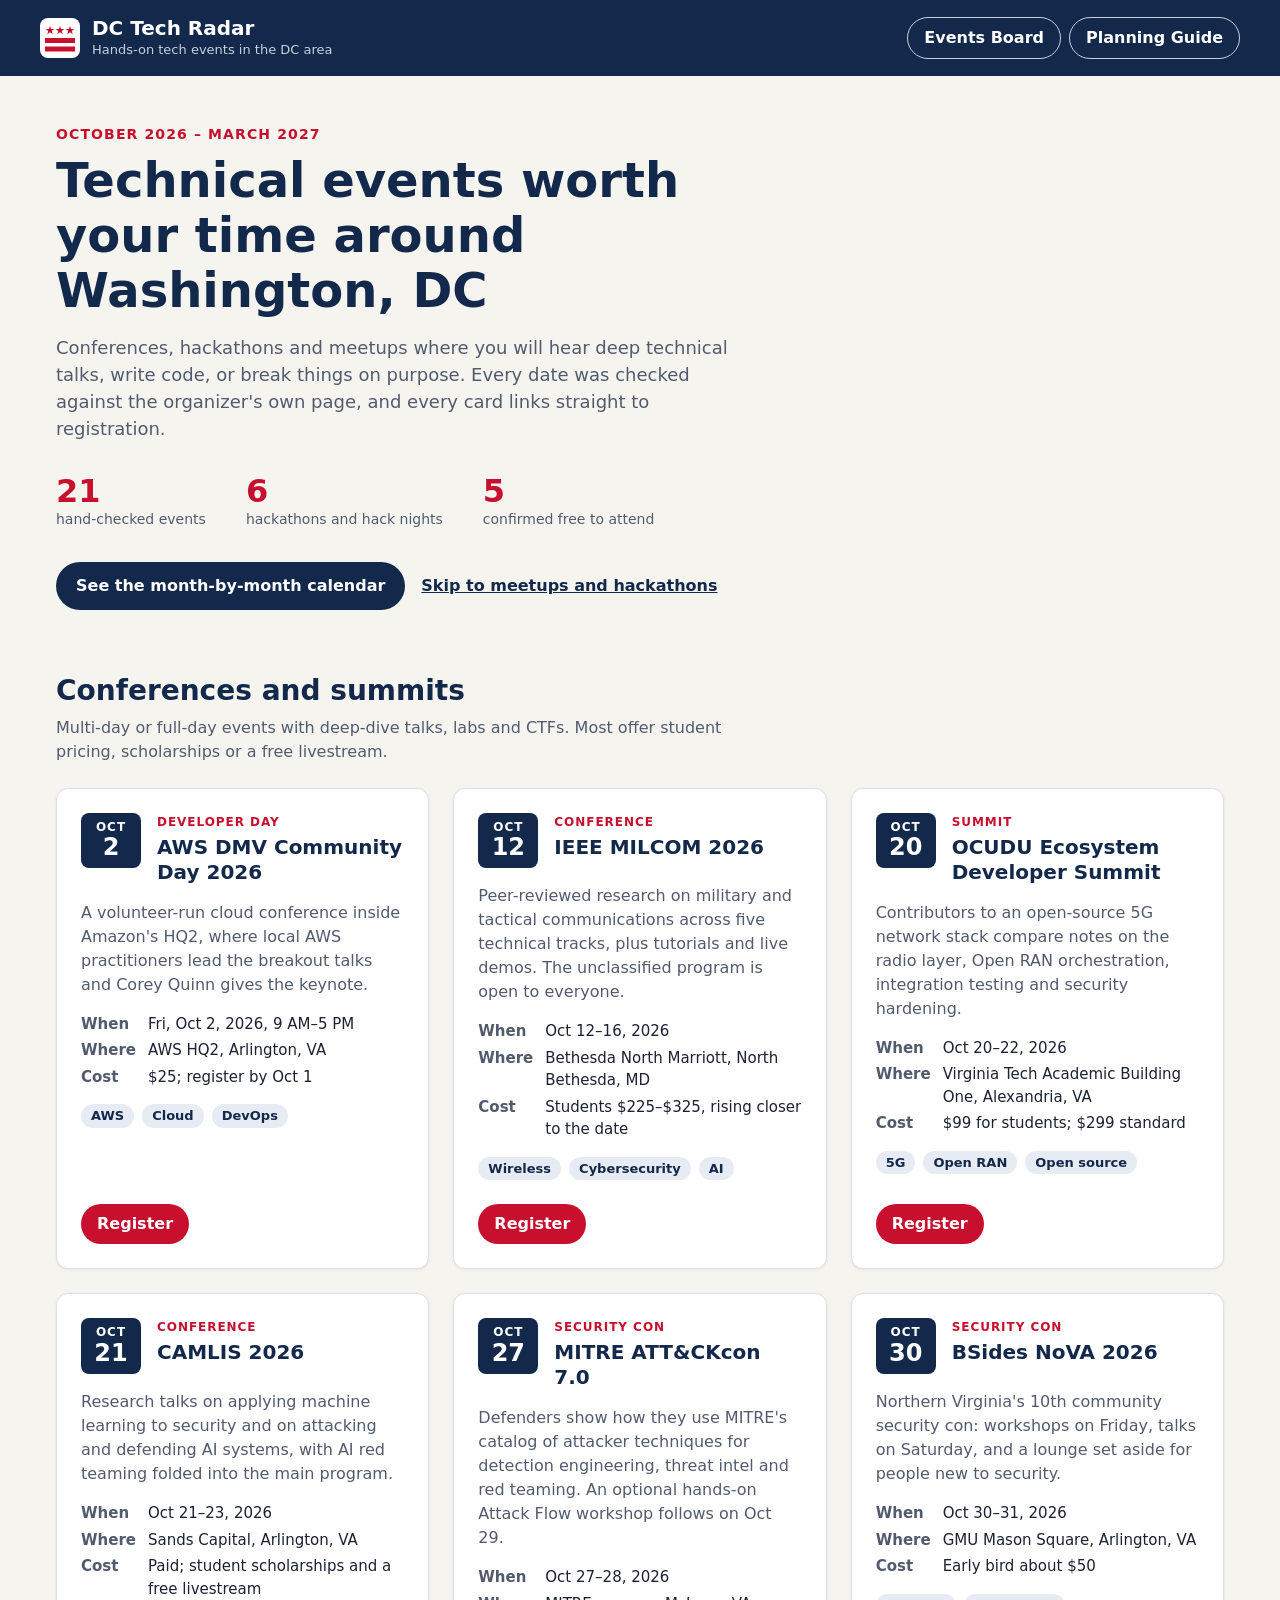
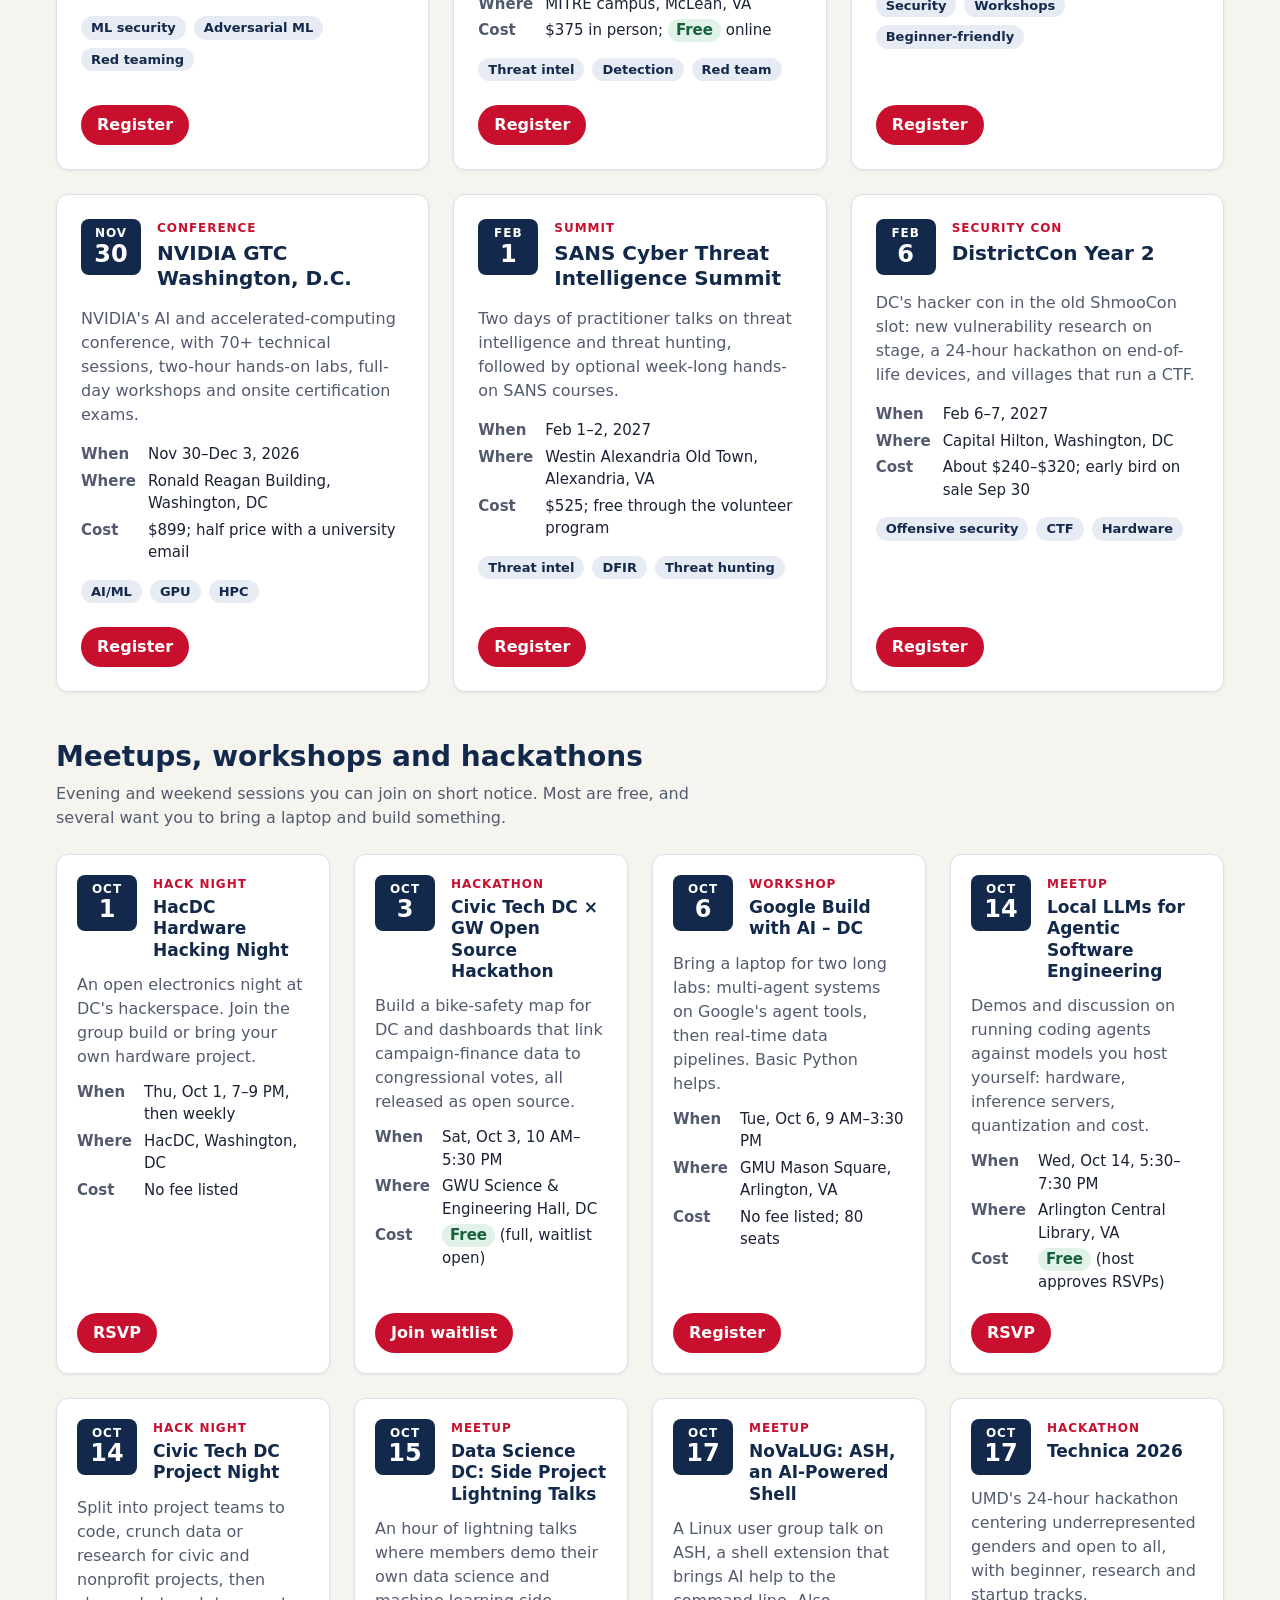
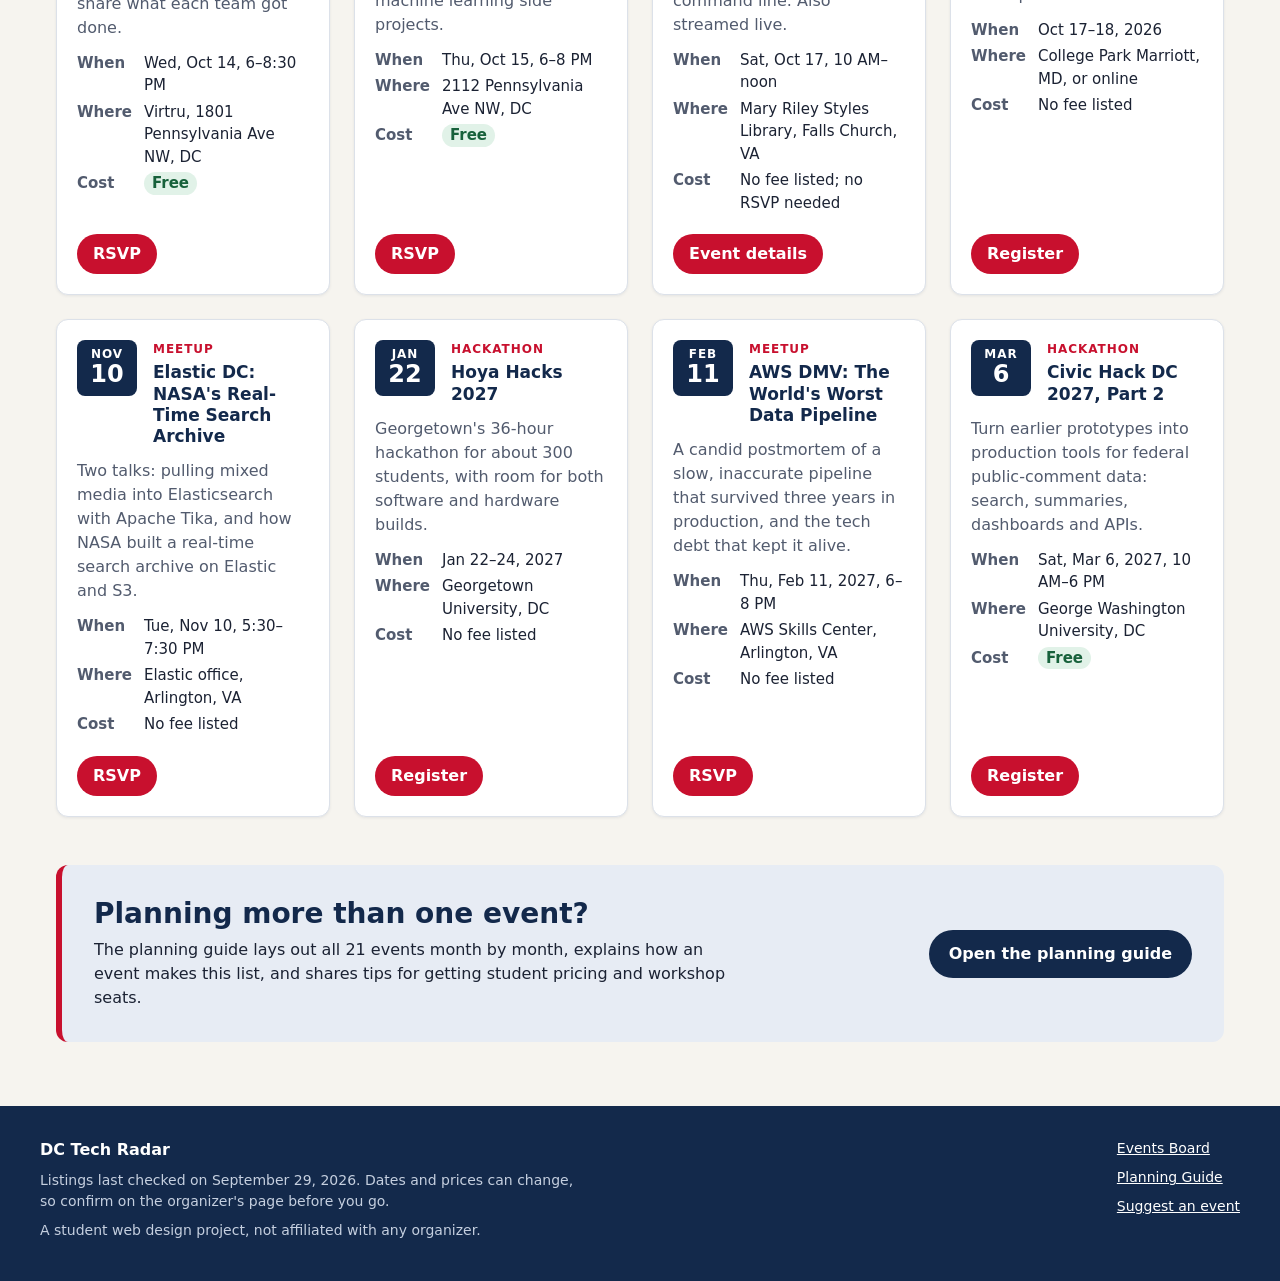
<file: index.html>
<!doctype html>
<html lang="en">
<head>
  <meta charset="utf-8">
  <meta name="viewport" content="width=device-width, initial-scale=1">
  <meta name="description" content="Hand-checked list of technical conferences, meetups and hackathons in the Washington, DC area, with registration links.">
  <title>Events Board | DC Tech Radar</title>
  <link rel="icon" href="images/logo.svg" type="image/svg+xml">
  <link rel="stylesheet" href="styles/site.css">
  <link rel="stylesheet" href="styles/events.css">
</head>
<body>
  <header class="site-header">
    <div class="header-content">
      <a class="site-brand" href="index.html">
        <img class="brand-logo" src="images/logo.svg" alt="" width="40" height="40">
        <span class="brand-text">
          <span class="brand-name">DC Tech Radar</span>
          <span class="brand-tagline">Hands-on tech events in the DC area</span>
        </span>
      </a>
      <nav class="site-nav" aria-label="Main">
        <ul class="nav-list">
          <li><a class="nav-link" href="index.html">Events Board</a></li>
          <li><a class="nav-link" href="guide.html">Planning Guide</a></li>
        </ul>
      </nav>
    </div>
  </header>

  <main class="page-main">
    <section class="page-intro">
      <p class="page-kicker">October 2026 – March 2027</p>
      <h1 class="page-title">Technical events worth your time around Washington, DC</h1>
      <p class="page-lead">Conferences, hackathons and meetups where you will hear deep technical talks, write code, or break things on purpose. Every date was checked against the organizer's own page, and every card links straight to registration.</p>
      <ul class="event-stats">
        <li class="event-stat">
          <span class="stat-number">21</span>
          <span class="stat-label">hand-checked events</span>
        </li>
        <li class="event-stat">
          <span class="stat-number">6</span>
          <span class="stat-label">hackathons and hack nights</span>
        </li>
        <li class="event-stat">
          <span class="stat-number">5</span>
          <span class="stat-label">confirmed free to attend</span>
        </li>
      </ul>
      <p class="intro-actions">
        <a class="cta-link" href="guide.html">See the month-by-month calendar</a>
        <a class="jump-link" href="#meetups">Skip to meetups and hackathons</a>
      </p>
    </section>

    <section class="content-section">
      <h2 class="section-title">Conferences and summits</h2>
      <p class="section-intro">Multi-day or full-day events with deep-dive talks, labs and CTFs. Most offer student pricing, scholarships or a free livestream.</p>
      <div class="card-grid">
        <article class="event-card conference-card" id="aws-dmv-community-day">
          <header class="card-heading">
            <p class="date-badge" aria-hidden="true">
              <span class="date-month">Oct</span>
              <span class="date-day">2</span>
            </p>
            <div class="card-title-group">
              <p class="event-type">Developer Day</p>
              <h3 class="event-title">AWS DMV Community Day 2026</h3>
            </div>
          </header>
          <p class="event-summary">A volunteer-run cloud conference inside Amazon's HQ2, where local AWS practitioners lead the breakout talks and Corey Quinn gives the keynote.</p>
          <dl class="event-details">
            <dt class="detail-label">When</dt>
            <dd class="detail-value"><time datetime="2026-10-02">Fri, Oct 2, 2026</time>, 9 AM–5 PM</dd>
            <dt class="detail-label">Where</dt>
            <dd class="detail-value">AWS HQ2, Arlington, VA</dd>
            <dt class="detail-label">Cost</dt>
            <dd class="detail-value">$25; register by Oct 1</dd>
          </dl>
          <ul class="topic-list">
            <li class="topic-tag">AWS</li>
            <li class="topic-tag">Cloud</li>
            <li class="topic-tag">DevOps</li>
          </ul>
          <p class="card-action">
            <a class="register-link" href="https://www.dmvcommunityday.com/" aria-label="Register for AWS DMV Community Day 2026">Register</a>
          </p>
        </article>

        <article class="event-card conference-card" id="ieee-milcom-2026">
          <header class="card-heading">
            <p class="date-badge" aria-hidden="true">
              <span class="date-month">Oct</span>
              <span class="date-day">12</span>
            </p>
            <div class="card-title-group">
              <p class="event-type">Conference</p>
              <h3 class="event-title">IEEE MILCOM 2026</h3>
            </div>
          </header>
          <p class="event-summary">Peer-reviewed research on military and tactical communications across five technical tracks, plus tutorials and live demos. The unclassified program is open to everyone.</p>
          <dl class="event-details">
            <dt class="detail-label">When</dt>
            <dd class="detail-value"><time datetime="2026-10-12">Oct 12</time>–<time datetime="2026-10-16">16, 2026</time></dd>
            <dt class="detail-label">Where</dt>
            <dd class="detail-value">Bethesda North Marriott, North Bethesda, MD</dd>
            <dt class="detail-label">Cost</dt>
            <dd class="detail-value">Students $225–$325, rising closer to the date</dd>
          </dl>
          <ul class="topic-list">
            <li class="topic-tag">Wireless</li>
            <li class="topic-tag">Cybersecurity</li>
            <li class="topic-tag">AI</li>
          </ul>
          <p class="card-action">
            <a class="register-link" href="https://milcom2026.ieee-milcom.org/registration" aria-label="Register for IEEE MILCOM 2026">Register</a>
          </p>
        </article>

        <article class="event-card conference-card" id="ocudu-developer-summit">
          <header class="card-heading">
            <p class="date-badge" aria-hidden="true">
              <span class="date-month">Oct</span>
              <span class="date-day">20</span>
            </p>
            <div class="card-title-group">
              <p class="event-type">Summit</p>
              <h3 class="event-title">OCUDU Ecosystem Developer Summit</h3>
            </div>
          </header>
          <p class="event-summary">Contributors to an open-source 5G network stack compare notes on the radio layer, Open RAN orchestration, integration testing and security hardening.</p>
          <dl class="event-details">
            <dt class="detail-label">When</dt>
            <dd class="detail-value"><time datetime="2026-10-20">Oct 20</time>–<time datetime="2026-10-22">22, 2026</time></dd>
            <dt class="detail-label">Where</dt>
            <dd class="detail-value">Virginia Tech Academic Building One, Alexandria, VA</dd>
            <dt class="detail-label">Cost</dt>
            <dd class="detail-value">$99 for students; $299 standard</dd>
          </dl>
          <ul class="topic-list">
            <li class="topic-tag">5G</li>
            <li class="topic-tag">Open RAN</li>
            <li class="topic-tag">Open source</li>
          </ul>
          <p class="card-action">
            <a class="register-link" href="https://events.linuxfoundation.org/ocudu-ecosystem-developer-summit-north-america/register/" aria-label="Register for the OCUDU Ecosystem Developer Summit">Register</a>
          </p>
        </article>

        <article class="event-card conference-card" id="camlis-2026">
          <header class="card-heading">
            <p class="date-badge" aria-hidden="true">
              <span class="date-month">Oct</span>
              <span class="date-day">21</span>
            </p>
            <div class="card-title-group">
              <p class="event-type">Conference</p>
              <h3 class="event-title">CAMLIS 2026</h3>
            </div>
          </header>
          <p class="event-summary">Research talks on applying machine learning to security and on attacking and defending AI systems, with AI red teaming folded into the main program.</p>
          <dl class="event-details">
            <dt class="detail-label">When</dt>
            <dd class="detail-value"><time datetime="2026-10-21">Oct 21</time>–<time datetime="2026-10-23">23, 2026</time></dd>
            <dt class="detail-label">Where</dt>
            <dd class="detail-value">Sands Capital, Arlington, VA</dd>
            <dt class="detail-label">Cost</dt>
            <dd class="detail-value">Paid; student scholarships and a free livestream</dd>
          </dl>
          <ul class="topic-list">
            <li class="topic-tag">ML security</li>
            <li class="topic-tag">Adversarial ML</li>
            <li class="topic-tag">Red teaming</li>
          </ul>
          <p class="card-action">
            <a class="register-link" href="https://www.camlis.org/event-registration" aria-label="Register for CAMLIS 2026">Register</a>
          </p>
        </article>

        <article class="event-card conference-card" id="attackcon-7">
          <header class="card-heading">
            <p class="date-badge" aria-hidden="true">
              <span class="date-month">Oct</span>
              <span class="date-day">27</span>
            </p>
            <div class="card-title-group">
              <p class="event-type">Security Con</p>
              <h3 class="event-title">MITRE ATT&amp;CKcon 7.0</h3>
            </div>
          </header>
          <p class="event-summary">Defenders show how they use MITRE's catalog of attacker techniques for detection engineering, threat intel and red teaming. An optional hands-on Attack Flow workshop follows on Oct 29.</p>
          <dl class="event-details">
            <dt class="detail-label">When</dt>
            <dd class="detail-value"><time datetime="2026-10-27">Oct 27</time>–<time datetime="2026-10-28">28, 2026</time></dd>
            <dt class="detail-label">Where</dt>
            <dd class="detail-value">MITRE campus, McLean, VA</dd>
            <dt class="detail-label">Cost</dt>
            <dd class="detail-value">$375 in person; <span class="cost-free">Free</span> online</dd>
          </dl>
          <ul class="topic-list">
            <li class="topic-tag">Threat intel</li>
            <li class="topic-tag">Detection</li>
            <li class="topic-tag">Red team</li>
          </ul>
          <p class="card-action">
            <a class="register-link" href="https://na.eventscloud.com/website/93925/" aria-label="Register for MITRE ATT&amp;CKcon 7.0">Register</a>
          </p>
        </article>

        <article class="event-card conference-card" id="bsides-nova-2026">
          <header class="card-heading">
            <p class="date-badge" aria-hidden="true">
              <span class="date-month">Oct</span>
              <span class="date-day">30</span>
            </p>
            <div class="card-title-group">
              <p class="event-type">Security Con</p>
              <h3 class="event-title">BSides NoVA 2026</h3>
            </div>
          </header>
          <p class="event-summary">Northern Virginia's 10th community security con: workshops on Friday, talks on Saturday, and a lounge set aside for people new to security.</p>
          <dl class="event-details">
            <dt class="detail-label">When</dt>
            <dd class="detail-value"><time datetime="2026-10-30">Oct 30</time>–<time datetime="2026-10-31">31, 2026</time></dd>
            <dt class="detail-label">Where</dt>
            <dd class="detail-value">GMU Mason Square, Arlington, VA</dd>
            <dt class="detail-label">Cost</dt>
            <dd class="detail-value">Early bird about $50</dd>
          </dl>
          <ul class="topic-list">
            <li class="topic-tag">Security</li>
            <li class="topic-tag">Workshops</li>
            <li class="topic-tag">Beginner-friendly</li>
          </ul>
          <p class="card-action">
            <a class="register-link" href="https://www.eventbrite.com/e/bsidesnova-2026-cyber-security-conference-30-31-arlington-va-tickets-2002245202299" aria-label="Register for BSides NoVA 2026">Register</a>
          </p>
        </article>

        <article class="event-card conference-card" id="gtc-dc-2026">
          <header class="card-heading">
            <p class="date-badge" aria-hidden="true">
              <span class="date-month">Nov</span>
              <span class="date-day">30</span>
            </p>
            <div class="card-title-group">
              <p class="event-type">Conference</p>
              <h3 class="event-title">NVIDIA GTC Washington, D.C.</h3>
            </div>
          </header>
          <p class="event-summary">NVIDIA's AI and accelerated-computing conference, with 70+ technical sessions, two-hour hands-on labs, full-day workshops and onsite certification exams.</p>
          <dl class="event-details">
            <dt class="detail-label">When</dt>
            <dd class="detail-value"><time datetime="2026-11-30">Nov 30</time>–<time datetime="2026-12-03">Dec 3, 2026</time></dd>
            <dt class="detail-label">Where</dt>
            <dd class="detail-value">Ronald Reagan Building, Washington, DC</dd>
            <dt class="detail-label">Cost</dt>
            <dd class="detail-value">$899; half price with a university email</dd>
          </dl>
          <ul class="topic-list">
            <li class="topic-tag">AI/ML</li>
            <li class="topic-tag">GPU</li>
            <li class="topic-tag">HPC</li>
          </ul>
          <p class="card-action">
            <a class="register-link" href="https://www.nvidia.com/gtc/dc/pricing/" aria-label="Register for NVIDIA GTC Washington, D.C.">Register</a>
          </p>
        </article>

        <article class="event-card conference-card" id="sans-cti-summit-2027">
          <header class="card-heading">
            <p class="date-badge" aria-hidden="true">
              <span class="date-month">Feb</span>
              <span class="date-day">1</span>
            </p>
            <div class="card-title-group">
              <p class="event-type">Summit</p>
              <h3 class="event-title">SANS Cyber Threat Intelligence Summit</h3>
            </div>
          </header>
          <p class="event-summary">Two days of practitioner talks on threat intelligence and threat hunting, followed by optional week-long hands-on SANS courses.</p>
          <dl class="event-details">
            <dt class="detail-label">When</dt>
            <dd class="detail-value"><time datetime="2027-02-01">Feb 1</time>–<time datetime="2027-02-02">2, 2027</time></dd>
            <dt class="detail-label">Where</dt>
            <dd class="detail-value">Westin Alexandria Old Town, Alexandria, VA</dd>
            <dt class="detail-label">Cost</dt>
            <dd class="detail-value">$525; free through the volunteer program</dd>
          </dl>
          <ul class="topic-list">
            <li class="topic-tag">Threat intel</li>
            <li class="topic-tag">DFIR</li>
            <li class="topic-tag">Threat hunting</li>
          </ul>
          <p class="card-action">
            <a class="register-link" href="https://www.sans.org/cyber-security-training-events/cyber-threat-intelligence-summit-2027" aria-label="Register for the SANS Cyber Threat Intelligence Summit">Register</a>
          </p>
        </article>

        <article class="event-card conference-card" id="districtcon-year-2">
          <header class="card-heading">
            <p class="date-badge" aria-hidden="true">
              <span class="date-month">Feb</span>
              <span class="date-day">6</span>
            </p>
            <div class="card-title-group">
              <p class="event-type">Security Con</p>
              <h3 class="event-title">DistrictCon Year 2</h3>
            </div>
          </header>
          <p class="event-summary">DC's hacker con in the old ShmooCon slot: new vulnerability research on stage, a 24-hour hackathon on end-of-life devices, and villages that run a CTF.</p>
          <dl class="event-details">
            <dt class="detail-label">When</dt>
            <dd class="detail-value"><time datetime="2027-02-06">Feb 6</time>–<time datetime="2027-02-07">7, 2027</time></dd>
            <dt class="detail-label">Where</dt>
            <dd class="detail-value">Capital Hilton, Washington, DC</dd>
            <dt class="detail-label">Cost</dt>
            <dd class="detail-value">About $240–$320; early bird on sale Sep 30</dd>
          </dl>
          <ul class="topic-list">
            <li class="topic-tag">Offensive security</li>
            <li class="topic-tag">CTF</li>
            <li class="topic-tag">Hardware</li>
          </ul>
          <p class="card-action">
            <a class="register-link" href="https://www.eventbrite.com/e/districtcon-year-2-tickets-2001711173003" aria-label="Register for DistrictCon Year 2">Register</a>
          </p>
        </article>
      </div>
    </section>

    <section class="content-section" id="meetups">
      <h2 class="section-title">Meetups, workshops and hackathons</h2>
      <p class="section-intro">Evening and weekend sessions you can join on short notice. Most are free, and several want you to bring a laptop and build something.</p>
      <div class="card-grid">
        <article class="event-card meetup-card" id="hacdc-hardware-night">
          <header class="card-heading">
            <p class="date-badge" aria-hidden="true">
              <span class="date-month">Oct</span>
              <span class="date-day">1</span>
            </p>
            <div class="card-title-group">
              <p class="event-type">Hack Night</p>
              <h3 class="event-title">HacDC Hardware Hacking Night</h3>
            </div>
          </header>
          <p class="event-summary">An open electronics night at DC's hackerspace. Join the group build or bring your own hardware project.</p>
          <dl class="event-details">
            <dt class="detail-label">When</dt>
            <dd class="detail-value"><time datetime="2026-10-01T19:00">Thu, Oct 1</time>, 7–9 PM, then weekly</dd>
            <dt class="detail-label">Where</dt>
            <dd class="detail-value">HacDC, Washington, DC</dd>
            <dt class="detail-label">Cost</dt>
            <dd class="detail-value">No fee listed</dd>
          </dl>
          <p class="card-action">
            <a class="register-link" href="https://www.meetup.com/hac-dc/events/316162677/" aria-label="RSVP for HacDC Hardware Hacking Night">RSVP</a>
          </p>
        </article>

        <article class="event-card meetup-card" id="civic-tech-gw-hackathon">
          <header class="card-heading">
            <p class="date-badge" aria-hidden="true">
              <span class="date-month">Oct</span>
              <span class="date-day">3</span>
            </p>
            <div class="card-title-group">
              <p class="event-type">Hackathon</p>
              <h3 class="event-title">Civic Tech DC × GW Open Source Hackathon</h3>
            </div>
          </header>
          <p class="event-summary">Build a bike-safety map for DC and dashboards that link campaign-finance data to congressional votes, all released as open source.</p>
          <dl class="event-details">
            <dt class="detail-label">When</dt>
            <dd class="detail-value"><time datetime="2026-10-03T10:00">Sat, Oct 3</time>, 10 AM–5:30 PM</dd>
            <dt class="detail-label">Where</dt>
            <dd class="detail-value">GWU Science &amp; Engineering Hall, DC</dd>
            <dt class="detail-label">Cost</dt>
            <dd class="detail-value"><span class="cost-free">Free</span> (full, waitlist open)</dd>
          </dl>
          <p class="card-action">
            <a class="register-link" href="https://luma.com/civictech-gw-hackathon" aria-label="Join the waitlist for the Civic Tech DC and GW Open Source Hackathon">Join waitlist</a>
          </p>
        </article>

        <article class="event-card meetup-card" id="build-with-ai-dc">
          <header class="card-heading">
            <p class="date-badge" aria-hidden="true">
              <span class="date-month">Oct</span>
              <span class="date-day">6</span>
            </p>
            <div class="card-title-group">
              <p class="event-type">Workshop</p>
              <h3 class="event-title">Google Build with AI – DC</h3>
            </div>
          </header>
          <p class="event-summary">Bring a laptop for two long labs: multi-agent systems on Google's agent tools, then real-time data pipelines. Basic Python helps.</p>
          <dl class="event-details">
            <dt class="detail-label">When</dt>
            <dd class="detail-value"><time datetime="2026-10-06T09:00">Tue, Oct 6</time>, 9 AM–3:30 PM</dd>
            <dt class="detail-label">Where</dt>
            <dd class="detail-value">GMU Mason Square, Arlington, VA</dd>
            <dt class="detail-label">Cost</dt>
            <dd class="detail-value">No fee listed; 80 seats</dd>
          </dl>
          <p class="card-action">
            <a class="register-link" href="https://www.aicamp.ai/event/eventdetails/W2026100606" aria-label="Register for Google Build with AI – DC">Register</a>
          </p>
        </article>

        <article class="event-card meetup-card" id="local-llms-meetup">
          <header class="card-heading">
            <p class="date-badge" aria-hidden="true">
              <span class="date-month">Oct</span>
              <span class="date-day">14</span>
            </p>
            <div class="card-title-group">
              <p class="event-type">Meetup</p>
              <h3 class="event-title">Local LLMs for Agentic Software Engineering</h3>
            </div>
          </header>
          <p class="event-summary">Demos and discussion on running coding agents against models you host yourself: hardware, inference servers, quantization and cost.</p>
          <dl class="event-details">
            <dt class="detail-label">When</dt>
            <dd class="detail-value"><time datetime="2026-10-14T17:30">Wed, Oct 14</time>, 5:30–7:30 PM</dd>
            <dt class="detail-label">Where</dt>
            <dd class="detail-value">Arlington Central Library, VA</dd>
            <dt class="detail-label">Cost</dt>
            <dd class="detail-value"><span class="cost-free">Free</span> (host approves RSVPs)</dd>
          </dl>
          <p class="card-action">
            <a class="register-link" href="https://luma.com/dc2-xv78" aria-label="RSVP for Local LLMs for Agentic Software Engineering">RSVP</a>
          </p>
        </article>

        <article class="event-card meetup-card" id="civic-tech-project-night">
          <header class="card-heading">
            <p class="date-badge" aria-hidden="true">
              <span class="date-month">Oct</span>
              <span class="date-day">14</span>
            </p>
            <div class="card-title-group">
              <p class="event-type">Hack Night</p>
              <h3 class="event-title">Civic Tech DC Project Night</h3>
            </div>
          </header>
          <p class="event-summary">Split into project teams to code, crunch data or research for civic and nonprofit projects, then share what each team got done.</p>
          <dl class="event-details">
            <dt class="detail-label">When</dt>
            <dd class="detail-value"><time datetime="2026-10-14T18:00">Wed, Oct 14</time>, 6–8:30 PM</dd>
            <dt class="detail-label">Where</dt>
            <dd class="detail-value">Virtru, 1801 Pennsylvania Ave NW, DC</dd>
            <dt class="detail-label">Cost</dt>
            <dd class="detail-value"><span class="cost-free">Free</span></dd>
          </dl>
          <p class="card-action">
            <a class="register-link" href="https://luma.com/amvotldt" aria-label="RSVP for Civic Tech DC Project Night">RSVP</a>
          </p>
        </article>

        <article class="event-card meetup-card" id="dsdc-side-projects">
          <header class="card-heading">
            <p class="date-badge" aria-hidden="true">
              <span class="date-month">Oct</span>
              <span class="date-day">15</span>
            </p>
            <div class="card-title-group">
              <p class="event-type">Meetup</p>
              <h3 class="event-title">Data Science DC: Side Project Lightning Talks</h3>
            </div>
          </header>
          <p class="event-summary">An hour of lightning talks where members demo their own data science and machine learning side projects.</p>
          <dl class="event-details">
            <dt class="detail-label">When</dt>
            <dd class="detail-value"><time datetime="2026-10-15T18:00">Thu, Oct 15</time>, 6–8 PM</dd>
            <dt class="detail-label">Where</dt>
            <dd class="detail-value">2112 Pennsylvania Ave NW, DC</dd>
            <dt class="detail-label">Cost</dt>
            <dd class="detail-value"><span class="cost-free">Free</span></dd>
          </dl>
          <p class="card-action">
            <a class="register-link" href="https://luma.com/4f5wo210" aria-label="RSVP for Data Science DC Side Project Lightning Talks">RSVP</a>
          </p>
        </article>

        <article class="event-card meetup-card" id="novalug-ash">
          <header class="card-heading">
            <p class="date-badge" aria-hidden="true">
              <span class="date-month">Oct</span>
              <span class="date-day">17</span>
            </p>
            <div class="card-title-group">
              <p class="event-type">Meetup</p>
              <h3 class="event-title">NoVaLUG: ASH, an AI-Powered Shell</h3>
            </div>
          </header>
          <p class="event-summary">A Linux user group talk on ASH, a shell extension that brings AI help to the command line. Also streamed live.</p>
          <dl class="event-details">
            <dt class="detail-label">When</dt>
            <dd class="detail-value"><time datetime="2026-10-17T10:00">Sat, Oct 17</time>, 10 AM–noon</dd>
            <dt class="detail-label">Where</dt>
            <dd class="detail-value">Mary Riley Styles Library, Falls Church, VA</dd>
            <dt class="detail-label">Cost</dt>
            <dd class="detail-value">No fee listed; no RSVP needed</dd>
          </dl>
          <p class="card-action">
            <a class="register-link" href="https://novalug.org/meetings/" aria-label="Event details for NoVaLUG: ASH, an AI-Powered Shell">Event details</a>
          </p>
        </article>

        <article class="event-card meetup-card" id="technica-2026">
          <header class="card-heading">
            <p class="date-badge" aria-hidden="true">
              <span class="date-month">Oct</span>
              <span class="date-day">17</span>
            </p>
            <div class="card-title-group">
              <p class="event-type">Hackathon</p>
              <h3 class="event-title">Technica 2026</h3>
            </div>
          </header>
          <p class="event-summary">UMD's 24-hour hackathon centering underrepresented genders and open to all, with beginner, research and startup tracks.</p>
          <dl class="event-details">
            <dt class="detail-label">When</dt>
            <dd class="detail-value"><time datetime="2026-10-17">Oct 17</time>–<time datetime="2026-10-18">18, 2026</time></dd>
            <dt class="detail-label">Where</dt>
            <dd class="detail-value">College Park Marriott, MD, or online</dd>
            <dt class="detail-label">Cost</dt>
            <dd class="detail-value">No fee listed</dd>
          </dl>
          <p class="card-action">
            <a class="register-link" href="https://gotechnica.org/register" aria-label="Register for Technica 2026">Register</a>
          </p>
        </article>

        <article class="event-card meetup-card" id="elastic-dc-nasa">
          <header class="card-heading">
            <p class="date-badge" aria-hidden="true">
              <span class="date-month">Nov</span>
              <span class="date-day">10</span>
            </p>
            <div class="card-title-group">
              <p class="event-type">Meetup</p>
              <h3 class="event-title">Elastic DC: NASA's Real-Time Search Archive</h3>
            </div>
          </header>
          <p class="event-summary">Two talks: pulling mixed media into Elasticsearch with Apache Tika, and how NASA built a real-time search archive on Elastic and S3.</p>
          <dl class="event-details">
            <dt class="detail-label">When</dt>
            <dd class="detail-value"><time datetime="2026-11-10T17:30">Tue, Nov 10</time>, 5:30–7:30 PM</dd>
            <dt class="detail-label">Where</dt>
            <dd class="detail-value">Elastic office, Arlington, VA</dd>
            <dt class="detail-label">Cost</dt>
            <dd class="detail-value">No fee listed</dd>
          </dl>
          <p class="card-action">
            <a class="register-link" href="https://www.meetup.com/washington-dc-elastic-fantastics/events/316600469/" aria-label="RSVP for Elastic DC: NASA's Real-Time Search Archive">RSVP</a>
          </p>
        </article>

        <article class="event-card meetup-card" id="hoya-hacks-2027">
          <header class="card-heading">
            <p class="date-badge" aria-hidden="true">
              <span class="date-month">Jan</span>
              <span class="date-day">22</span>
            </p>
            <div class="card-title-group">
              <p class="event-type">Hackathon</p>
              <h3 class="event-title">Hoya Hacks 2027</h3>
            </div>
          </header>
          <p class="event-summary">Georgetown's 36-hour hackathon for about 300 students, with room for both software and hardware builds.</p>
          <dl class="event-details">
            <dt class="detail-label">When</dt>
            <dd class="detail-value"><time datetime="2027-01-22">Jan 22</time>–<time datetime="2027-01-24">24, 2027</time></dd>
            <dt class="detail-label">Where</dt>
            <dd class="detail-value">Georgetown University, DC</dd>
            <dt class="detail-label">Cost</dt>
            <dd class="detail-value">No fee listed</dd>
          </dl>
          <p class="card-action">
            <a class="register-link" href="https://hoyahacks.georgetown.domains/" aria-label="Register for Hoya Hacks 2027">Register</a>
          </p>
        </article>

        <article class="event-card meetup-card" id="aws-dmv-data-pipeline">
          <header class="card-heading">
            <p class="date-badge" aria-hidden="true">
              <span class="date-month">Feb</span>
              <span class="date-day">11</span>
            </p>
            <div class="card-title-group">
              <p class="event-type">Meetup</p>
              <h3 class="event-title">AWS DMV: The World's Worst Data Pipeline</h3>
            </div>
          </header>
          <p class="event-summary">A candid postmortem of a slow, inaccurate pipeline that survived three years in production, and the tech debt that kept it alive.</p>
          <dl class="event-details">
            <dt class="detail-label">When</dt>
            <dd class="detail-value"><time datetime="2027-02-11T18:00">Thu, Feb 11, 2027</time>, 6–8 PM</dd>
            <dt class="detail-label">Where</dt>
            <dd class="detail-value">AWS Skills Center, Arlington, VA</dd>
            <dt class="detail-label">Cost</dt>
            <dd class="detail-value">No fee listed</dd>
          </dl>
          <p class="card-action">
            <a class="register-link" href="https://www.meetup.com/amazon-web-services-dmv/events/316270829/" aria-label="RSVP for AWS DMV: The World's Worst Data Pipeline">RSVP</a>
          </p>
        </article>

        <article class="event-card meetup-card" id="civic-hack-dc-2027">
          <header class="card-heading">
            <p class="date-badge" aria-hidden="true">
              <span class="date-month">Mar</span>
              <span class="date-day">6</span>
            </p>
            <div class="card-title-group">
              <p class="event-type">Hackathon</p>
              <h3 class="event-title">Civic Hack DC 2027, Part 2</h3>
            </div>
          </header>
          <p class="event-summary">Turn earlier prototypes into production tools for federal public-comment data: search, summaries, dashboards and APIs.</p>
          <dl class="event-details">
            <dt class="detail-label">When</dt>
            <dd class="detail-value"><time datetime="2027-03-06T10:00">Sat, Mar 6, 2027</time>, 10 AM–6 PM</dd>
            <dt class="detail-label">Where</dt>
            <dd class="detail-value">George Washington University, DC</dd>
            <dt class="detail-label">Cost</dt>
            <dd class="detail-value"><span class="cost-free">Free</span></dd>
          </dl>
          <p class="card-action">
            <a class="register-link" href="https://luma.com/vu8ktr9y" aria-label="Register for Civic Hack DC 2027, Part 2">Register</a>
          </p>
        </article>
      </div>
    </section>

    <aside class="content-section guide-teaser">
      <div class="teaser-copy">
        <h2 class="section-title">Planning more than one event?</h2>
        <p class="teaser-text">The planning guide lays out all 21 events month by month, explains how an event makes this list, and shares tips for getting student pricing and workshop seats.</p>
      </div>
      <a class="cta-link" href="guide.html">Open the planning guide</a>
    </aside>
  </main>

  <footer class="site-footer">
    <div class="footer-content">
      <section class="footer-about">
        <h2 class="footer-title">DC Tech Radar</h2>
        <p class="footer-note">Listings last checked on <time datetime="2026-09-29">September 29, 2026</time>. Dates and prices can change, so confirm on the organizer's page before you go.</p>
        <p class="footer-note">A student web design project, not affiliated with any organizer.</p>
      </section>
      <nav class="footer-nav" aria-label="Footer">
        <ul class="footer-links">
          <li><a class="footer-link" href="index.html">Events Board</a></li>
          <li><a class="footer-link" href="guide.html">Planning Guide</a></li>
          <li><a class="footer-link" href="https://github.com/Ryo1996-04/dc-tech-events/issues">Suggest an event</a></li>
        </ul>
      </nav>
    </div>
  </footer>
</body>
</html>
</file>
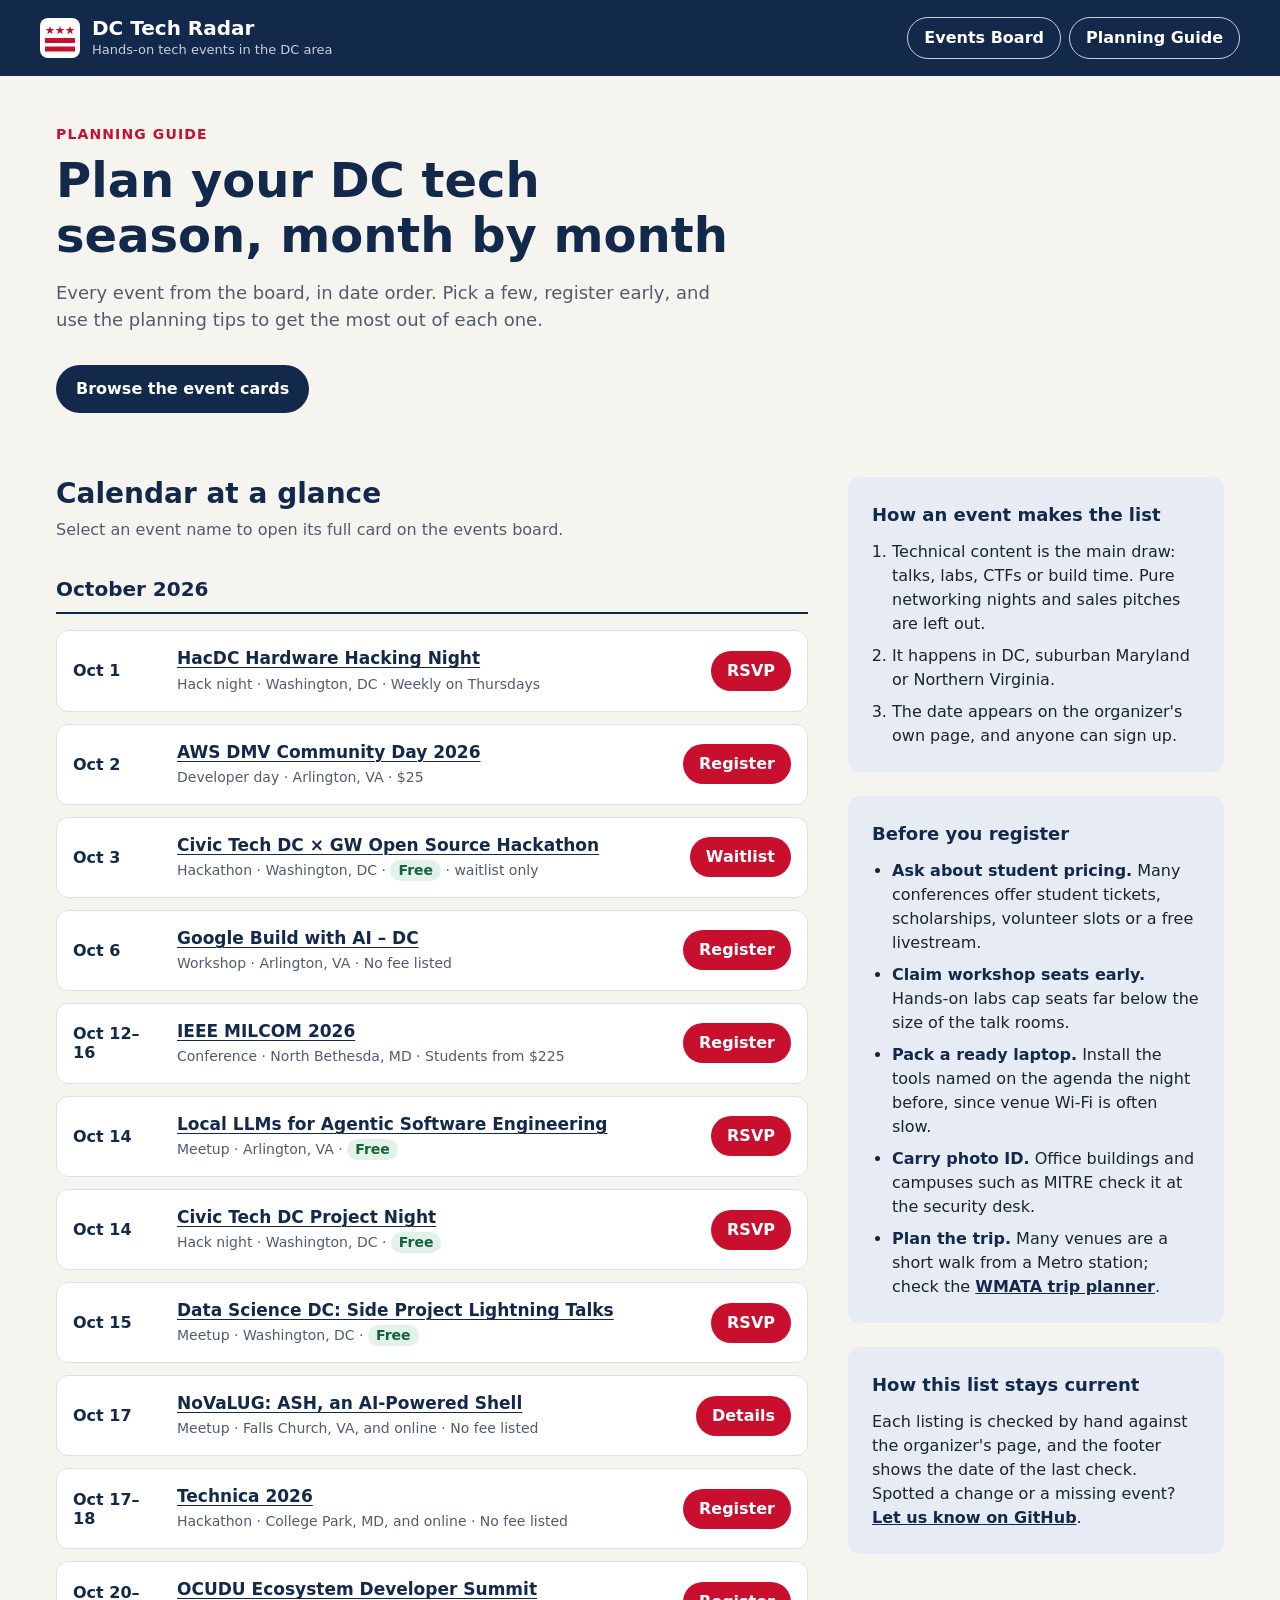
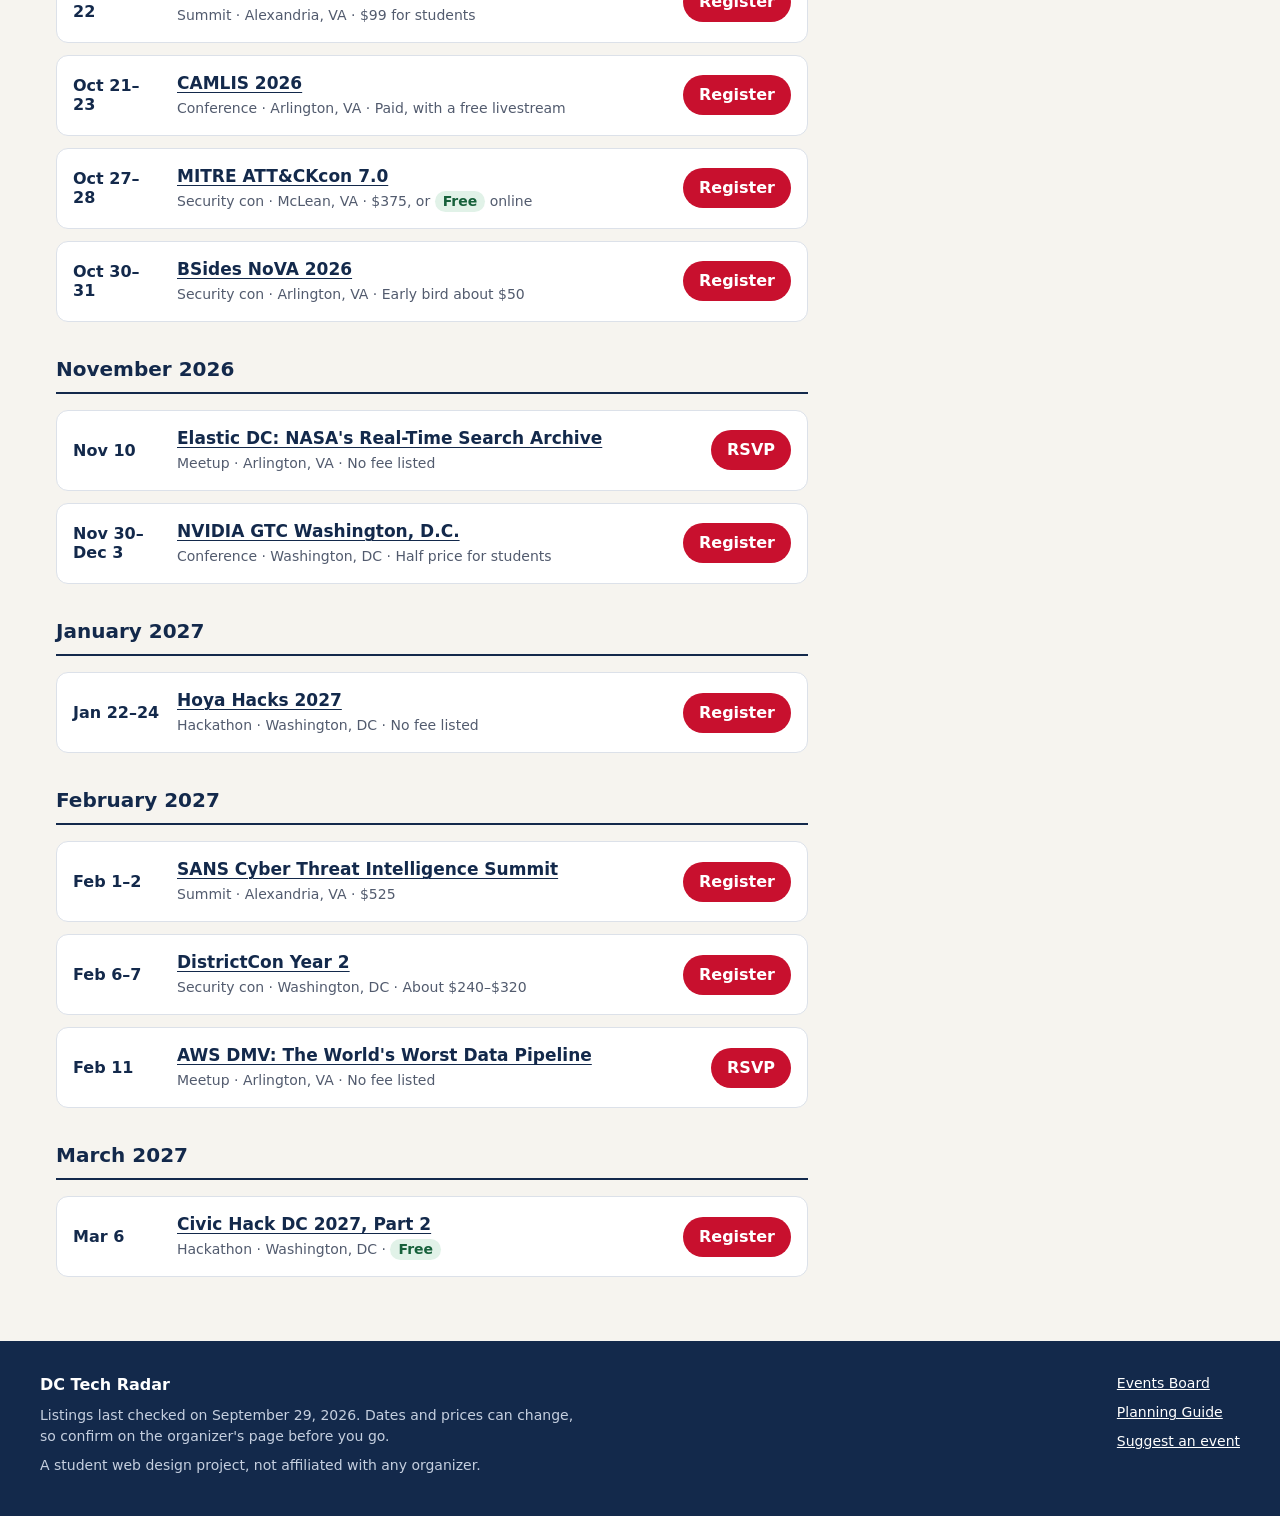
<file: guide.html>
<!doctype html>
<html lang="en">
<head>
  <meta charset="utf-8">
  <meta name="viewport" content="width=device-width, initial-scale=1">
  <meta name="description" content="Month-by-month calendar of technical events in the Washington, DC area, plus tips for choosing and preparing for them.">
  <title>Planning Guide | DC Tech Radar</title>
  <link rel="icon" href="images/logo.svg" type="image/svg+xml">
  <link rel="stylesheet" href="styles/site.css">
  <link rel="stylesheet" href="styles/guide.css">
</head>
<body>
  <header class="site-header">
    <div class="header-content">
      <a class="site-brand" href="index.html">
        <img class="brand-logo" src="images/logo.svg" alt="" width="40" height="40">
        <span class="brand-text">
          <span class="brand-name">DC Tech Radar</span>
          <span class="brand-tagline">Hands-on tech events in the DC area</span>
        </span>
      </a>
      <nav class="site-nav" aria-label="Main">
        <ul class="nav-list">
          <li><a class="nav-link" href="index.html">Events Board</a></li>
          <li><a class="nav-link" href="guide.html">Planning Guide</a></li>
        </ul>
      </nav>
    </div>
  </header>

  <main class="page-main">
    <section class="page-intro">
      <p class="page-kicker">Planning guide</p>
      <h1 class="page-title">Plan your DC tech season, month by month</h1>
      <p class="page-lead">Every event from the board, in date order. Pick a few, register early, and use the planning tips to get the most out of each one.</p>
      <p class="intro-actions">
        <a class="cta-link" href="index.html">Browse the event cards</a>
      </p>
    </section>

    <div class="guide-layout">
      <section class="content-section">
        <h2 class="section-title">Calendar at a glance</h2>
        <p class="section-intro">Select an event name to open its full card on the events board.</p>

        <section class="agenda-month">
          <h3 class="month-title">October 2026</h3>
          <ol class="agenda-list">
            <li class="agenda-item">
              <p class="agenda-date"><time datetime="2026-10-01">Oct 1</time></p>
              <div class="agenda-info">
                <h4 class="agenda-name"><a class="agenda-link" href="index.html#hacdc-hardware-night">HacDC Hardware Hacking Night</a></h4>
                <p class="agenda-meta">Hack night · Washington, DC · Weekly on Thursdays</p>
              </div>
              <p class="agenda-action"><a class="register-link" href="https://www.meetup.com/hac-dc/events/316162677/" aria-label="RSVP for HacDC Hardware Hacking Night">RSVP</a></p>
            </li>
            <li class="agenda-item">
              <p class="agenda-date"><time datetime="2026-10-02">Oct 2</time></p>
              <div class="agenda-info">
                <h4 class="agenda-name"><a class="agenda-link" href="index.html#aws-dmv-community-day">AWS DMV Community Day 2026</a></h4>
                <p class="agenda-meta">Developer day · Arlington, VA · $25</p>
              </div>
              <p class="agenda-action"><a class="register-link" href="https://www.dmvcommunityday.com/" aria-label="Register for AWS DMV Community Day 2026">Register</a></p>
            </li>
            <li class="agenda-item">
              <p class="agenda-date"><time datetime="2026-10-03">Oct 3</time></p>
              <div class="agenda-info">
                <h4 class="agenda-name"><a class="agenda-link" href="index.html#civic-tech-gw-hackathon">Civic Tech DC × GW Open Source Hackathon</a></h4>
                <p class="agenda-meta">Hackathon · Washington, DC · <span class="cost-free">Free</span> · waitlist only</p>
              </div>
              <p class="agenda-action"><a class="register-link" href="https://luma.com/civictech-gw-hackathon" aria-label="Join the waitlist for the Civic Tech DC and GW Open Source Hackathon">Waitlist</a></p>
            </li>
            <li class="agenda-item">
              <p class="agenda-date"><time datetime="2026-10-06">Oct 6</time></p>
              <div class="agenda-info">
                <h4 class="agenda-name"><a class="agenda-link" href="index.html#build-with-ai-dc">Google Build with AI – DC</a></h4>
                <p class="agenda-meta">Workshop · Arlington, VA · No fee listed</p>
              </div>
              <p class="agenda-action"><a class="register-link" href="https://www.aicamp.ai/event/eventdetails/W2026100606" aria-label="Register for Google Build with AI – DC">Register</a></p>
            </li>
            <li class="agenda-item">
              <p class="agenda-date"><time datetime="2026-10-12">Oct 12–16</time></p>
              <div class="agenda-info">
                <h4 class="agenda-name"><a class="agenda-link" href="index.html#ieee-milcom-2026">IEEE MILCOM 2026</a></h4>
                <p class="agenda-meta">Conference · North Bethesda, MD · Students from $225</p>
              </div>
              <p class="agenda-action"><a class="register-link" href="https://milcom2026.ieee-milcom.org/registration" aria-label="Register for IEEE MILCOM 2026">Register</a></p>
            </li>
            <li class="agenda-item">
              <p class="agenda-date"><time datetime="2026-10-14">Oct 14</time></p>
              <div class="agenda-info">
                <h4 class="agenda-name"><a class="agenda-link" href="index.html#local-llms-meetup">Local LLMs for Agentic Software Engineering</a></h4>
                <p class="agenda-meta">Meetup · Arlington, VA · <span class="cost-free">Free</span></p>
              </div>
              <p class="agenda-action"><a class="register-link" href="https://luma.com/dc2-xv78" aria-label="RSVP for Local LLMs for Agentic Software Engineering">RSVP</a></p>
            </li>
            <li class="agenda-item">
              <p class="agenda-date"><time datetime="2026-10-14">Oct 14</time></p>
              <div class="agenda-info">
                <h4 class="agenda-name"><a class="agenda-link" href="index.html#civic-tech-project-night">Civic Tech DC Project Night</a></h4>
                <p class="agenda-meta">Hack night · Washington, DC · <span class="cost-free">Free</span></p>
              </div>
              <p class="agenda-action"><a class="register-link" href="https://luma.com/amvotldt" aria-label="RSVP for Civic Tech DC Project Night">RSVP</a></p>
            </li>
            <li class="agenda-item">
              <p class="agenda-date"><time datetime="2026-10-15">Oct 15</time></p>
              <div class="agenda-info">
                <h4 class="agenda-name"><a class="agenda-link" href="index.html#dsdc-side-projects">Data Science DC: Side Project Lightning Talks</a></h4>
                <p class="agenda-meta">Meetup · Washington, DC · <span class="cost-free">Free</span></p>
              </div>
              <p class="agenda-action"><a class="register-link" href="https://luma.com/4f5wo210" aria-label="RSVP for Data Science DC Side Project Lightning Talks">RSVP</a></p>
            </li>
            <li class="agenda-item">
              <p class="agenda-date"><time datetime="2026-10-17">Oct 17</time></p>
              <div class="agenda-info">
                <h4 class="agenda-name"><a class="agenda-link" href="index.html#novalug-ash">NoVaLUG: ASH, an AI-Powered Shell</a></h4>
                <p class="agenda-meta">Meetup · Falls Church, VA, and online · No fee listed</p>
              </div>
              <p class="agenda-action"><a class="register-link" href="https://novalug.org/meetings/" aria-label="Event details for NoVaLUG: ASH, an AI-Powered Shell">Details</a></p>
            </li>
            <li class="agenda-item">
              <p class="agenda-date"><time datetime="2026-10-17">Oct 17–18</time></p>
              <div class="agenda-info">
                <h4 class="agenda-name"><a class="agenda-link" href="index.html#technica-2026">Technica 2026</a></h4>
                <p class="agenda-meta">Hackathon · College Park, MD, and online · No fee listed</p>
              </div>
              <p class="agenda-action"><a class="register-link" href="https://gotechnica.org/register" aria-label="Register for Technica 2026">Register</a></p>
            </li>
            <li class="agenda-item">
              <p class="agenda-date"><time datetime="2026-10-20">Oct 20–22</time></p>
              <div class="agenda-info">
                <h4 class="agenda-name"><a class="agenda-link" href="index.html#ocudu-developer-summit">OCUDU Ecosystem Developer Summit</a></h4>
                <p class="agenda-meta">Summit · Alexandria, VA · $99 for students</p>
              </div>
              <p class="agenda-action"><a class="register-link" href="https://events.linuxfoundation.org/ocudu-ecosystem-developer-summit-north-america/register/" aria-label="Register for the OCUDU Ecosystem Developer Summit">Register</a></p>
            </li>
            <li class="agenda-item">
              <p class="agenda-date"><time datetime="2026-10-21">Oct 21–23</time></p>
              <div class="agenda-info">
                <h4 class="agenda-name"><a class="agenda-link" href="index.html#camlis-2026">CAMLIS 2026</a></h4>
                <p class="agenda-meta">Conference · Arlington, VA · Paid, with a free livestream</p>
              </div>
              <p class="agenda-action"><a class="register-link" href="https://www.camlis.org/event-registration" aria-label="Register for CAMLIS 2026">Register</a></p>
            </li>
            <li class="agenda-item">
              <p class="agenda-date"><time datetime="2026-10-27">Oct 27–28</time></p>
              <div class="agenda-info">
                <h4 class="agenda-name"><a class="agenda-link" href="index.html#attackcon-7">MITRE ATT&amp;CKcon 7.0</a></h4>
                <p class="agenda-meta">Security con · McLean, VA · $375, or <span class="cost-free">Free</span> online</p>
              </div>
              <p class="agenda-action"><a class="register-link" href="https://na.eventscloud.com/website/93925/" aria-label="Register for MITRE ATT&amp;CKcon 7.0">Register</a></p>
            </li>
            <li class="agenda-item">
              <p class="agenda-date"><time datetime="2026-10-30">Oct 30–31</time></p>
              <div class="agenda-info">
                <h4 class="agenda-name"><a class="agenda-link" href="index.html#bsides-nova-2026">BSides NoVA 2026</a></h4>
                <p class="agenda-meta">Security con · Arlington, VA · Early bird about $50</p>
              </div>
              <p class="agenda-action"><a class="register-link" href="https://www.eventbrite.com/e/bsidesnova-2026-cyber-security-conference-30-31-arlington-va-tickets-2002245202299" aria-label="Register for BSides NoVA 2026">Register</a></p>
            </li>
          </ol>
        </section>

        <section class="agenda-month">
          <h3 class="month-title">November 2026</h3>
          <ol class="agenda-list">
            <li class="agenda-item">
              <p class="agenda-date"><time datetime="2026-11-10">Nov 10</time></p>
              <div class="agenda-info">
                <h4 class="agenda-name"><a class="agenda-link" href="index.html#elastic-dc-nasa">Elastic DC: NASA's Real-Time Search Archive</a></h4>
                <p class="agenda-meta">Meetup · Arlington, VA · No fee listed</p>
              </div>
              <p class="agenda-action"><a class="register-link" href="https://www.meetup.com/washington-dc-elastic-fantastics/events/316600469/" aria-label="RSVP for Elastic DC: NASA's Real-Time Search Archive">RSVP</a></p>
            </li>
            <li class="agenda-item">
              <p class="agenda-date"><time datetime="2026-11-30">Nov 30–Dec 3</time></p>
              <div class="agenda-info">
                <h4 class="agenda-name"><a class="agenda-link" href="index.html#gtc-dc-2026">NVIDIA GTC Washington, D.C.</a></h4>
                <p class="agenda-meta">Conference · Washington, DC · Half price for students</p>
              </div>
              <p class="agenda-action"><a class="register-link" href="https://www.nvidia.com/gtc/dc/pricing/" aria-label="Register for NVIDIA GTC Washington, D.C.">Register</a></p>
            </li>
          </ol>
        </section>

        <section class="agenda-month">
          <h3 class="month-title">January 2027</h3>
          <ol class="agenda-list">
            <li class="agenda-item">
              <p class="agenda-date"><time datetime="2027-01-22">Jan 22–24</time></p>
              <div class="agenda-info">
                <h4 class="agenda-name"><a class="agenda-link" href="index.html#hoya-hacks-2027">Hoya Hacks 2027</a></h4>
                <p class="agenda-meta">Hackathon · Washington, DC · No fee listed</p>
              </div>
              <p class="agenda-action"><a class="register-link" href="https://hoyahacks.georgetown.domains/" aria-label="Register for Hoya Hacks 2027">Register</a></p>
            </li>
          </ol>
        </section>

        <section class="agenda-month">
          <h3 class="month-title">February 2027</h3>
          <ol class="agenda-list">
            <li class="agenda-item">
              <p class="agenda-date"><time datetime="2027-02-01">Feb 1–2</time></p>
              <div class="agenda-info">
                <h4 class="agenda-name"><a class="agenda-link" href="index.html#sans-cti-summit-2027">SANS Cyber Threat Intelligence Summit</a></h4>
                <p class="agenda-meta">Summit · Alexandria, VA · $525</p>
              </div>
              <p class="agenda-action"><a class="register-link" href="https://www.sans.org/cyber-security-training-events/cyber-threat-intelligence-summit-2027" aria-label="Register for the SANS Cyber Threat Intelligence Summit">Register</a></p>
            </li>
            <li class="agenda-item">
              <p class="agenda-date"><time datetime="2027-02-06">Feb 6–7</time></p>
              <div class="agenda-info">
                <h4 class="agenda-name"><a class="agenda-link" href="index.html#districtcon-year-2">DistrictCon Year 2</a></h4>
                <p class="agenda-meta">Security con · Washington, DC · About $240–$320</p>
              </div>
              <p class="agenda-action"><a class="register-link" href="https://www.eventbrite.com/e/districtcon-year-2-tickets-2001711173003" aria-label="Register for DistrictCon Year 2">Register</a></p>
            </li>
            <li class="agenda-item">
              <p class="agenda-date"><time datetime="2027-02-11">Feb 11</time></p>
              <div class="agenda-info">
                <h4 class="agenda-name"><a class="agenda-link" href="index.html#aws-dmv-data-pipeline">AWS DMV: The World's Worst Data Pipeline</a></h4>
                <p class="agenda-meta">Meetup · Arlington, VA · No fee listed</p>
              </div>
              <p class="agenda-action"><a class="register-link" href="https://www.meetup.com/amazon-web-services-dmv/events/316270829/" aria-label="RSVP for AWS DMV: The World's Worst Data Pipeline">RSVP</a></p>
            </li>
          </ol>
        </section>

        <section class="agenda-month">
          <h3 class="month-title">March 2027</h3>
          <ol class="agenda-list">
            <li class="agenda-item">
              <p class="agenda-date"><time datetime="2027-03-06">Mar 6</time></p>
              <div class="agenda-info">
                <h4 class="agenda-name"><a class="agenda-link" href="index.html#civic-hack-dc-2027">Civic Hack DC 2027, Part 2</a></h4>
                <p class="agenda-meta">Hackathon · Washington, DC · <span class="cost-free">Free</span></p>
              </div>
              <p class="agenda-action"><a class="register-link" href="https://luma.com/vu8ktr9y" aria-label="Register for Civic Hack DC 2027, Part 2">Register</a></p>
            </li>
          </ol>
        </section>
      </section>

      <aside class="guide-aside">
        <section class="aside-panel">
          <h2 class="panel-title">How an event makes the list</h2>
          <ol class="criteria-list">
            <li class="criteria-item">Technical content is the main draw: talks, labs, CTFs or build time. Pure networking nights and sales pitches are left out.</li>
            <li class="criteria-item">It happens in DC, suburban Maryland or Northern Virginia.</li>
            <li class="criteria-item">The date appears on the organizer's own page, and anyone can sign up.</li>
          </ol>
        </section>

        <section class="aside-panel">
          <h2 class="panel-title">Before you register</h2>
          <ul class="tip-list">
            <li class="tip-item"><strong class="tip-term">Ask about student pricing.</strong> Many conferences offer student tickets, scholarships, volunteer slots or a free livestream.</li>
            <li class="tip-item"><strong class="tip-term">Claim workshop seats early.</strong> Hands-on labs cap seats far below the size of the talk rooms.</li>
            <li class="tip-item"><strong class="tip-term">Pack a ready laptop.</strong> Install the tools named on the agenda the night before, since venue Wi-Fi is often slow.</li>
            <li class="tip-item"><strong class="tip-term">Carry photo ID.</strong> Office buildings and campuses such as MITRE check it at the security desk.</li>
            <li class="tip-item"><strong class="tip-term">Plan the trip.</strong> Many venues are a short walk from a Metro station; check the <a class="panel-link" href="https://www.wmata.com/">WMATA trip planner</a>.</li>
          </ul>
        </section>

        <section class="aside-panel">
          <h2 class="panel-title">How this list stays current</h2>
          <p class="panel-text">Each listing is checked by hand against the organizer's page, and the footer shows the date of the last check. Spotted a change or a missing event? <a class="panel-link" href="https://github.com/Ryo1996-04/dc-tech-events/issues">Let us know on GitHub</a>.</p>
        </section>
      </aside>
    </div>
  </main>

  <footer class="site-footer">
    <div class="footer-content">
      <section class="footer-about">
        <h2 class="footer-title">DC Tech Radar</h2>
        <p class="footer-note">Listings last checked on <time datetime="2026-09-29">September 29, 2026</time>. Dates and prices can change, so confirm on the organizer's page before you go.</p>
        <p class="footer-note">A student web design project, not affiliated with any organizer.</p>
      </section>
      <nav class="footer-nav" aria-label="Footer">
        <ul class="footer-links">
          <li><a class="footer-link" href="index.html">Events Board</a></li>
          <li><a class="footer-link" href="guide.html">Planning Guide</a></li>
          <li><a class="footer-link" href="https://github.com/Ryo1996-04/dc-tech-events/issues">Suggest an event</a></li>
        </ul>
      </nav>
    </div>
  </footer>
</body>
</html>
</file>
<file: styles/site.css>
/* ===== Design tokens ===== */

:root {
  --color-ink: #1b2233;
  --color-muted: #525b6e;
  --color-navy: #13294b;
  --color-navy-soft: #e7ecf4;
  --color-accent: #c8102e;
  --color-accent-dark: #9b0c23;
  --color-paper: #f6f4ef;
  --color-surface: #ffffff;
  --color-line: #dce1e9;
  --color-on-dark: #ffffff;
  --color-on-dark-muted: #c5cfdf;
  --color-free: #17613b;
  --color-free-soft: #e1f2e8;

  --font-body: "Segoe UI", system-ui, -apple-system, Roboto, "Helvetica Neue", Arial, sans-serif;

  --page-width: 75rem;
  --page-gutter: 1rem;
  --radius-card: 0.75rem;
  --radius-pill: 999rem;
}

/* ===== Base ===== */

body {
  display: flex;
  flex-direction: column;
  min-height: 100vh;
  margin: 0;
  background-color: var(--color-paper);
  color: var(--color-ink);
  font-family: var(--font-body);
  font-size: 1rem;
  line-height: 1.5;
}

/* ===== Site header ===== */

.site-header {
  background-color: var(--color-navy);
  color: var(--color-on-dark);
}

.header-content {
  display: flex;
  flex-wrap: wrap;
  align-items: center;
  justify-content: space-between;
  gap: 0.75rem 1.5rem;
  max-width: var(--page-width);
  margin-left: auto;
  margin-right: auto;
  padding: 1rem var(--page-gutter);
}

.site-brand {
  display: flex;
  align-items: center;
  gap: 0.75rem;
  color: var(--color-on-dark);
  text-decoration: none;
}

.brand-logo {
  width: 2.5rem;
  height: 2.5rem;
}

.brand-text {
  display: flex;
  flex-direction: column;
}

.brand-name {
  font-size: 1.25rem;
  font-weight: 800;
  line-height: 1.2;
}

.brand-tagline {
  color: var(--color-on-dark-muted);
  font-size: 0.8125rem;
}

.nav-list {
  display: flex;
  flex-wrap: wrap;
  gap: 0.5rem;
  margin: 0;
  padding: 0;
  list-style: none;
}

.nav-link {
  display: block;
  padding: 0.5rem 1rem;
  border: 1px solid var(--color-on-dark-muted);
  border-radius: var(--radius-pill);
  color: var(--color-on-dark);
  font-weight: 600;
  text-decoration: none;
}

.nav-link:hover,
.nav-link:focus-visible {
  background-color: var(--color-on-dark);
  color: var(--color-navy);
}

/* ===== Site footer ===== */

.site-footer {
  margin-top: 4rem;
  background-color: var(--color-navy);
  color: var(--color-on-dark-muted);
  font-size: 0.875rem;
}

.footer-content {
  display: flex;
  flex-wrap: wrap;
  align-items: flex-start;
  justify-content: space-between;
  gap: 1rem 3rem;
  max-width: var(--page-width);
  margin-left: auto;
  margin-right: auto;
  padding: 2rem var(--page-gutter);
}

.footer-about {
  max-width: 34rem;
}

.footer-title {
  margin: 0 0 0.5rem;
  color: var(--color-on-dark);
  font-size: 1rem;
}

.footer-note {
  margin: 0 0 0.5rem;
}

.footer-links {
  display: flex;
  flex-direction: column;
  gap: 0.5rem;
  margin: 0;
  padding: 0;
  list-style: none;
}

.footer-link {
  color: var(--color-on-dark);
}

.footer-link:hover,
.footer-link:focus-visible {
  color: var(--color-on-dark-muted);
}

/* ===== Shared page building blocks ===== */

.page-main {
  flex-grow: 1;
  width: 100%;
  max-width: var(--page-width);
  margin-left: auto;
  margin-right: auto;
  padding: 0 var(--page-gutter);
  box-sizing: border-box;
}

.page-intro {
  padding: 3rem 0 1rem;
}

.page-kicker {
  margin: 0 0 0.5rem;
  color: var(--color-accent);
  font-size: 0.875rem;
  font-weight: 700;
  letter-spacing: 0.08em;
  text-transform: uppercase;
}

.page-title {
  max-width: 44rem;
  margin: 0;
  color: var(--color-navy);
  font-size: clamp(2rem, 1.25rem + 3vw, 3rem);
  line-height: 1.15;
}

.page-lead {
  max-width: 42rem;
  margin: 1rem 0 0;
  color: var(--color-muted);
  font-size: 1.125rem;
}

.intro-actions {
  display: flex;
  flex-wrap: wrap;
  align-items: center;
  gap: 1rem;
  margin: 2rem 0 0;
}

.content-section {
  margin-top: 3rem;
}

.section-title {
  margin: 0;
  color: var(--color-navy);
  font-size: 1.75rem;
  line-height: 1.2;
}

.section-intro {
  max-width: 42rem;
  margin: 0.5rem 0 1.5rem;
  color: var(--color-muted);
}

.cta-link {
  display: inline-block;
  padding: 0.75rem 1.25rem;
  border-radius: var(--radius-pill);
  background-color: var(--color-navy);
  color: var(--color-on-dark);
  font-weight: 700;
  text-decoration: none;
}

.cta-link:hover,
.cta-link:focus-visible {
  background-color: var(--color-ink);
}

.register-link {
  display: inline-block;
  padding: 0.5rem 1rem;
  border-radius: var(--radius-pill);
  background-color: var(--color-accent);
  color: var(--color-on-dark);
  font-weight: 700;
  text-decoration: none;
}

.register-link:hover,
.register-link:focus-visible {
  background-color: var(--color-accent-dark);
}

.cost-free {
  display: inline-block;
  padding: 0 0.5rem;
  border-radius: var(--radius-pill);
  background-color: var(--color-free-soft);
  color: var(--color-free);
  font-weight: 700;
}
</file>
<file: styles/events.css>
/* ===== Intro highlights ===== */

.event-stats {
  display: flex;
  flex-wrap: wrap;
  gap: 1rem 2.5rem;
  margin: 2rem 0 0;
  padding: 0;
  list-style: none;
}

.event-stat {
  display: flex;
  flex-direction: column;
}

.stat-number {
  color: var(--color-accent);
  font-size: 2rem;
  font-weight: 800;
  line-height: 1.1;
}

.stat-label {
  color: var(--color-muted);
  font-size: 0.875rem;
}

.jump-link {
  color: var(--color-navy);
  font-weight: 600;
}

/* ===== 12-column card grid ===== */

.card-grid {
  display: grid;
  grid-template-columns: repeat(12, minmax(0, 1fr));
  gap: 1.5rem;
}

/* Mobile first: every card spans the full grid until a breakpoint makes room for more per row. */
.conference-card,
.meetup-card {
  grid-column: span 12;
}

@media (min-width: 30rem) {
  .meetup-card {
    grid-column: span 6;
  }
}

@media (min-width: 48rem) {
  .conference-card {
    grid-column: span 6;
  }

  .meetup-card {
    grid-column: span 4;
  }
}

@media (min-width: 64rem) {
  .conference-card {
    grid-column: span 4;
  }

  .meetup-card {
    grid-column: span 3;
  }
}

/* ===== Event card ===== */

.event-card {
  display: flex;
  flex-direction: column;
  gap: 1rem;
  padding: 1.5rem;
  border: 1px solid var(--color-line);
  border-radius: var(--radius-card);
  background-color: var(--color-surface);
  box-shadow: 0 1px 3px rgba(19, 41, 75, 0.08);
}

/* Highlights the card a visitor jumped to from the guide's calendar links. */
.event-card:target {
  border-color: var(--color-accent);
  box-shadow: 0 0 0 3px var(--color-accent);
}

.meetup-card {
  gap: 0.75rem;
  padding: 1.25rem;
}

.card-heading {
  display: flex;
  align-items: flex-start;
  gap: 1rem;
}

.date-badge {
  display: flex;
  flex-direction: column;
  flex-shrink: 0;
  align-items: center;
  width: 3.75rem;
  margin: 0;
  padding: 0.5rem 0;
  border-radius: 0.5rem;
  background-color: var(--color-navy);
  color: var(--color-on-dark);
  line-height: 1.1;
}

.date-month {
  font-size: 0.75rem;
  font-weight: 700;
  letter-spacing: 0.08em;
  text-transform: uppercase;
}

.date-day {
  font-size: 1.5rem;
  font-weight: 800;
}

.event-type {
  margin: 0;
  color: var(--color-accent);
  font-size: 0.75rem;
  font-weight: 700;
  letter-spacing: 0.08em;
  text-transform: uppercase;
}

.event-title {
  margin: 0.25rem 0 0;
  color: var(--color-navy);
  font-size: 1.25rem;
  line-height: 1.25;
}

.meetup-card .event-title {
  font-size: 1.0625rem;
}

.event-summary {
  margin: 0;
  color: var(--color-muted);
}

.event-details {
  display: grid;
  grid-template-columns: auto minmax(0, 1fr);
  gap: 0.25rem 0.75rem;
  margin: 0;
  font-size: 0.9375rem;
}

.detail-label {
  color: var(--color-muted);
  font-weight: 700;
}

.detail-value {
  margin: 0;
}

.topic-list {
  display: flex;
  flex-wrap: wrap;
  gap: 0.5rem;
  margin: 0;
  padding: 0;
  list-style: none;
}

.topic-tag {
  padding: 0.125rem 0.625rem;
  border-radius: var(--radius-pill);
  background-color: var(--color-navy-soft);
  color: var(--color-navy);
  font-size: 0.8125rem;
  font-weight: 600;
}

/* Pushes the button to the bottom so buttons line up across a row of unequal cards. */
.card-action {
  margin: auto 0 0;
  padding-top: 0.5rem;
}

/* ===== Guide teaser ===== */

.guide-teaser {
  display: flex;
  flex-wrap: wrap;
  align-items: center;
  justify-content: space-between;
  gap: 1rem 2rem;
  padding: 2rem;
  border-left: 6px solid var(--color-accent);
  border-radius: var(--radius-card);
  background-color: var(--color-navy-soft);
}

.teaser-text {
  max-width: 40rem;
  margin: 0.5rem 0 0;
}
</file>
<file: styles/guide.css>
/* ===== Two-column layout ===== */

.guide-layout {
  display: grid;
  gap: 2.5rem;
}

@media (min-width: 56rem) {
  .guide-layout {
    grid-template-columns: minmax(0, 2fr) minmax(0, 1fr);
    align-items: start;
  }
}

/* ===== Agenda ===== */

.agenda-month {
  margin-top: 2rem;
}

.month-title {
  margin: 0 0 1rem;
  padding-bottom: 0.5rem;
  border-bottom: 2px solid var(--color-navy);
  color: var(--color-navy);
  font-size: 1.25rem;
}

.agenda-list {
  display: flex;
  flex-direction: column;
  gap: 0.75rem;
  margin: 0;
  padding: 0;
  list-style: none;
}

.agenda-item {
  display: grid;
  gap: 0.5rem 1rem;
  padding: 1rem;
  border: 1px solid var(--color-line);
  border-radius: var(--radius-card);
  background-color: var(--color-surface);
}

@media (min-width: 40rem) {
  .agenda-item {
    grid-template-columns: 5.5rem minmax(0, 1fr) auto;
    align-items: center;
  }
}

.agenda-date {
  margin: 0;
  color: var(--color-navy);
  font-weight: 800;
  line-height: 1.2;
}

.agenda-name {
  margin: 0;
  font-size: 1.0625rem;
  line-height: 1.3;
}

.agenda-link {
  color: var(--color-navy);
  text-decoration-thickness: 1px;
  text-underline-offset: 0.2em;
}

.agenda-link:hover,
.agenda-link:focus-visible {
  color: var(--color-accent);
}

.agenda-meta {
  margin: 0.25rem 0 0;
  color: var(--color-muted);
  font-size: 0.875rem;
}

.agenda-action {
  margin: 0;
}

/* ===== Sidebar ===== */

.guide-aside {
  display: flex;
  flex-direction: column;
  gap: 1.5rem;
}

@media (min-width: 56rem) {
  .guide-aside {
    margin-top: 3rem;
  }
}

.aside-panel {
  padding: 1.5rem;
  border-radius: var(--radius-card);
  background-color: var(--color-navy-soft);
}

.panel-title {
  margin: 0 0 0.75rem;
  color: var(--color-navy);
  font-size: 1.125rem;
}

.panel-text {
  margin: 0;
}

.criteria-list,
.tip-list {
  margin: 0;
  padding-left: 1.25rem;
}

.criteria-item,
.tip-item {
  margin-top: 0.5rem;
}

.tip-term {
  color: var(--color-navy);
  font-weight: 700;
}

.panel-link {
  color: var(--color-navy);
  font-weight: 600;
}
</file>
